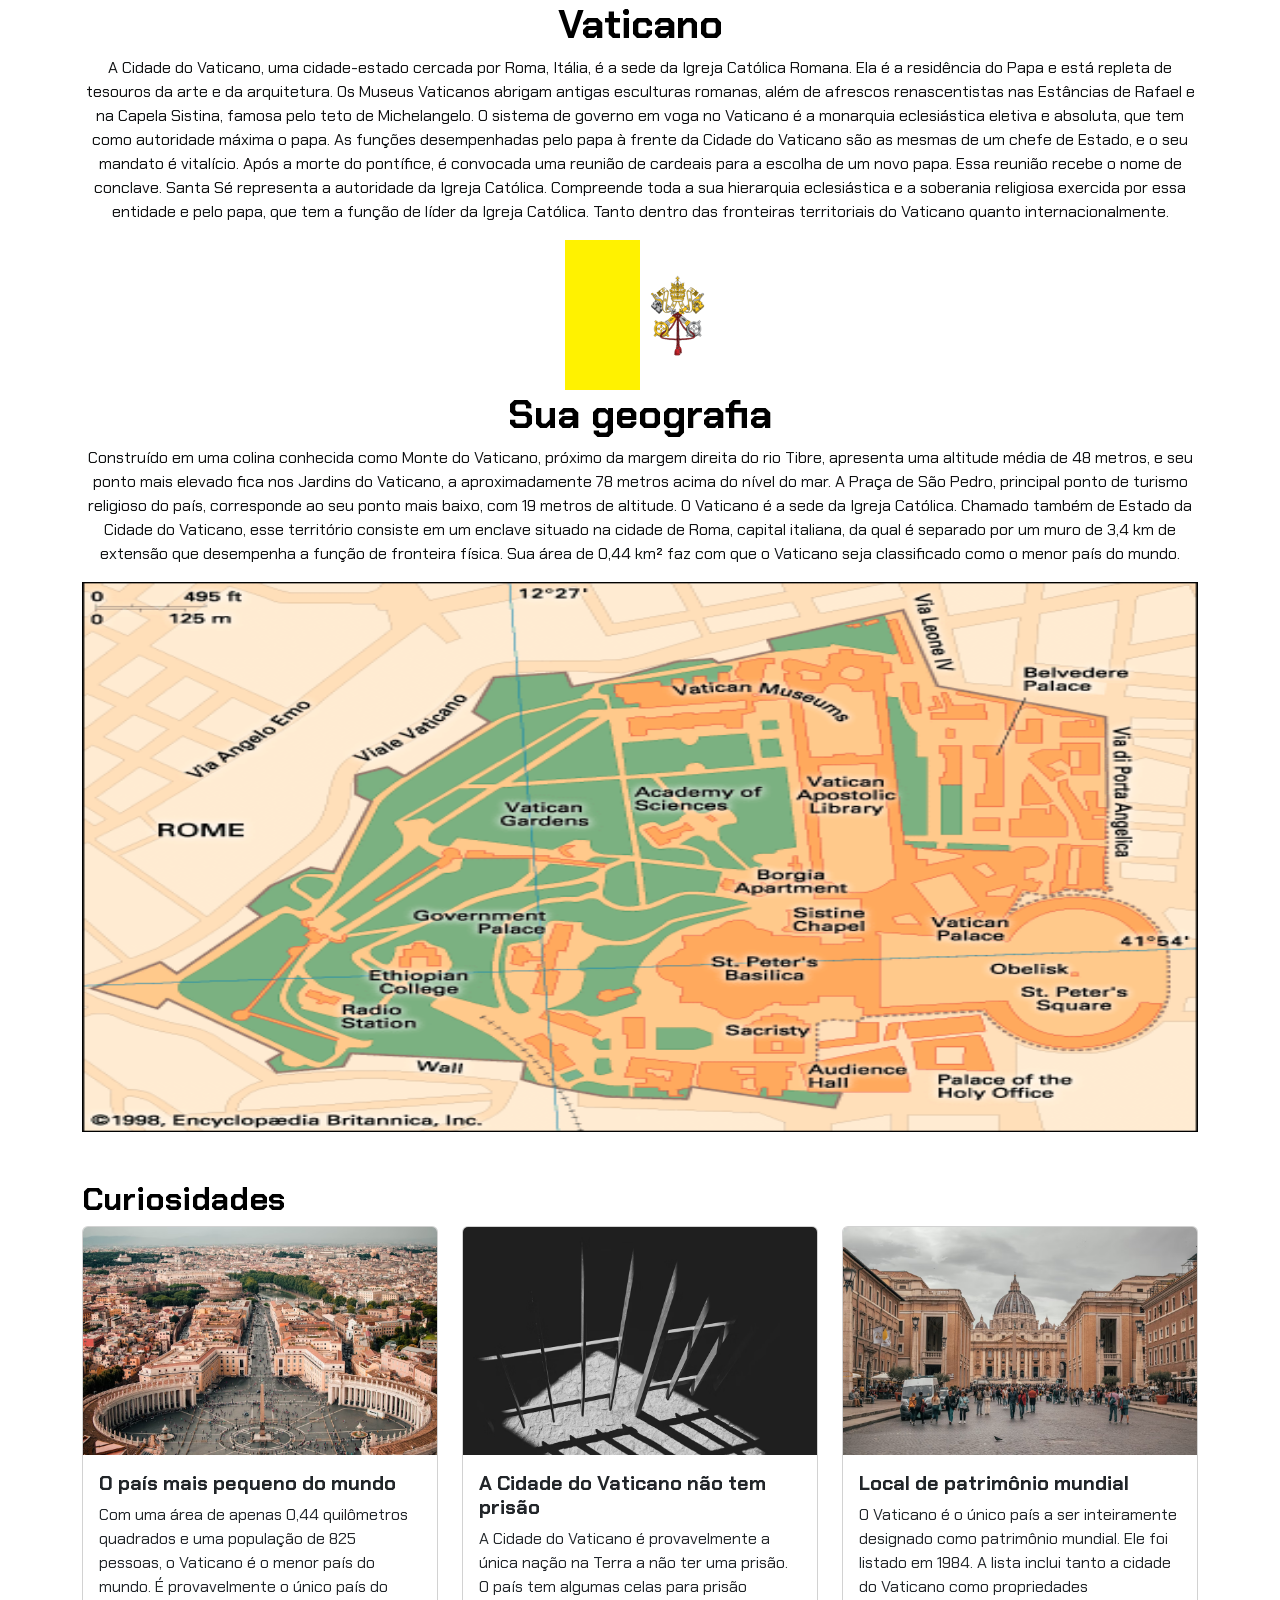
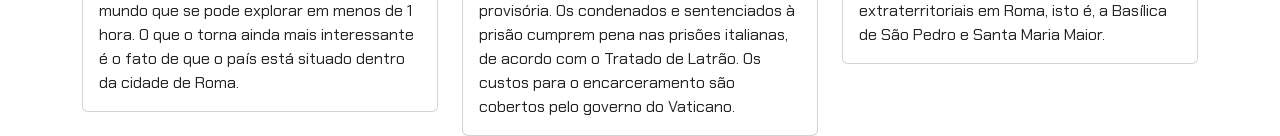
<file: VSCODE/index.html>
<!DOCTYPE html>
<html lang="pt-br">

<head>
    <meta charset="UTF-8">
    <meta name="viewport" content="width=device-width, initial-scale=1.0">
    <link href="https://cdn.jsdelivr.net/npm/bootstrap@5.3.2/dist/css/bootstrap.min.css" rel="stylesheet">
    <link rel="stylesheet" href="https://cdn.jsdelivr.net/npm/bootstrap-icons@1.11.3/font/bootstrap-icons.min.css">
    <link rel="stylesheet" href="style.css">
    <title>Conheça o Vaticano</title>
</head>

<body>
    <header class="container text-center">

        <h1>Vaticano</h1>
        <p>A Cidade do Vaticano, uma cidade-estado cercada por Roma, Itália, é a sede da Igreja Católica Romana. Ela é a residência do Papa e está repleta de tesouros da arte e da arquitetura. Os Museus Vaticanos abrigam antigas esculturas romanas, além de afrescos renascentistas nas Estâncias de Rafael e na Capela Sistina, famosa pelo teto de Michelangelo.
            O sistema de governo em voga no Vaticano é a monarquia eclesiástica eletiva e absoluta, que tem como autoridade máxima o papa. As funções desempenhadas pelo papa à frente da Cidade do Vaticano são as mesmas de um chefe de Estado, e o seu mandato é vitalício. Após a morte do pontífice, é convocada uma reunião de cardeais para a escolha de um novo papa. Essa reunião recebe o nome de conclave.
            Santa Sé representa a autoridade da Igreja Católica. Compreende toda a sua hierarquia eclesiástica e a soberania religiosa exercida por essa entidade e pelo papa, que tem a função de líder da Igreja Católica. Tanto dentro das fronteiras territoriais do Vaticano quanto internacionalmente.
        </p>
        <img src="img/bandeira.svg" alt="bandeira" class="card-img-top" width="150" height="150"
            srcset="">
    </header>

    <body>
        <header class="container text-center">
            <h1>Sua geografia</h1>
            <p>Construído em uma colina conhecida como Monte do Vaticano, próximo da margem direita do rio Tibre, apresenta uma altitude média de 48 metros, e seu ponto mais elevado fica nos Jardins do Vaticano, a aproximadamente 78 metros acima do nível do mar. A Praça de São Pedro, principal ponto de turismo religioso do país, corresponde ao seu ponto mais baixo, com 19 metros de altitude.
            O Vaticano é a sede da Igreja Católica. Chamado também de Estado da Cidade do Vaticano, esse território consiste em um enclave situado na cidade de Roma, capital italiana, da qual é separado por um muro de 3,4 km de extensão que desempenha a função de fronteira física. Sua área de 0,44 km² faz com que o Vaticano seja classificado como o menor país do mundo.
            </p>
            <img src="img/mapa2vaticano.gif" alt="mapa" class="card-img-top" width="150" height="550"
            srcset="">
        </header>


    <main class="container mt-5">
        <h2>Curiosidades</h2>
        <div class="row">

            <!-- Projeto 1 -->
            <div class="col-md-4">
                <div class="card">
                    <img src="img/curiosidade1.avif" class="card-img-top" alt="Imagem 1">
                    <div class="card-body">
                        <h5 class="card-title">O país mais pequeno do mundo</h5>
                        <p class="card-text">Com uma área de apenas 0,44 quilômetros quadrados e uma população de 825 pessoas, o Vaticano é o menor país do mundo. É provavelmente o único país do mundo que se pode explorar em menos de 1 hora. O que o torna ainda mais interessante é o fato de que o país está situado dentro da cidade de Roma.
                        </p>
                        
                    </div>
                </div>
            </div>
            <!-- Projeto 2 -->
            <div class="col-md-4">
                <div class="card">
                    <img src="img/curiosidade2.avif" class="card-img-top" alt="Imagem 2">
                    <div class="card-body">
                        <h5 class="card-title">A Cidade do Vaticano não tem prisão</h5>
                        <p class="card-text">A Cidade do Vaticano é provavelmente a única nação na Terra a não ter uma prisão. O país tem algumas celas para prisão provisória. Os condenados e sentenciados à prisão cumprem pena nas prisões italianas, de acordo com o Tratado de Latrão. Os custos para o encarceramento são cobertos pelo governo do Vaticano.</p>
                    </div>
                </div>
            </div>

            <!-- Projeto 3 -->
            <div class="col-md-4">
                <div class="card">
                    <img src="img/curiosidade3.avif" class="card-img-top" alt="Imagem 3">
                    <div class="card-body">
                        <h5 class="card-title">Local de patrimônio mundial
                        </h5>
                        <p class="card-text">O Vaticano é o único país a ser inteiramente designado como patrimônio mundial. Ele foi listado em 1984. A lista inclui tanto a cidade do Vaticano como propriedades extraterritoriais em Roma, isto é, a Basílica de São Pedro e Santa Maria Maior.
                        </p>
                    </div>
                </div>
            </div>
        </div>
    </main>

</html>
</file>
<file: VSCODE/style.css>
@import url('https://fonts.googleapis.com/css2?family=Chakra+Petch:ital,wght@0,300;0,400;0,500;0,600;0,700;1,300;1,400;1,500;1,600;1,700&display=swap');

:root {
    --cor-principal: #0f1011;
    --cor-secundaria: #000000;
    --cor-destaque: #080808;
}

body {
    font-family: 'Chakra Petch', sans-serif;
    color: var(--cor-principal);
}

h1, h2, h5 {
    color: var(--cor-secundaria);
    font-weight: 700;
}

.lead, .btn-link {
    color: var(--cor-destaque);
    font-weight: 700;
}

a, .btn-link:hover {
    color: var(--cor-principal)
}

a:hover{
    color: var(--cor-destaque);
}
</file>
